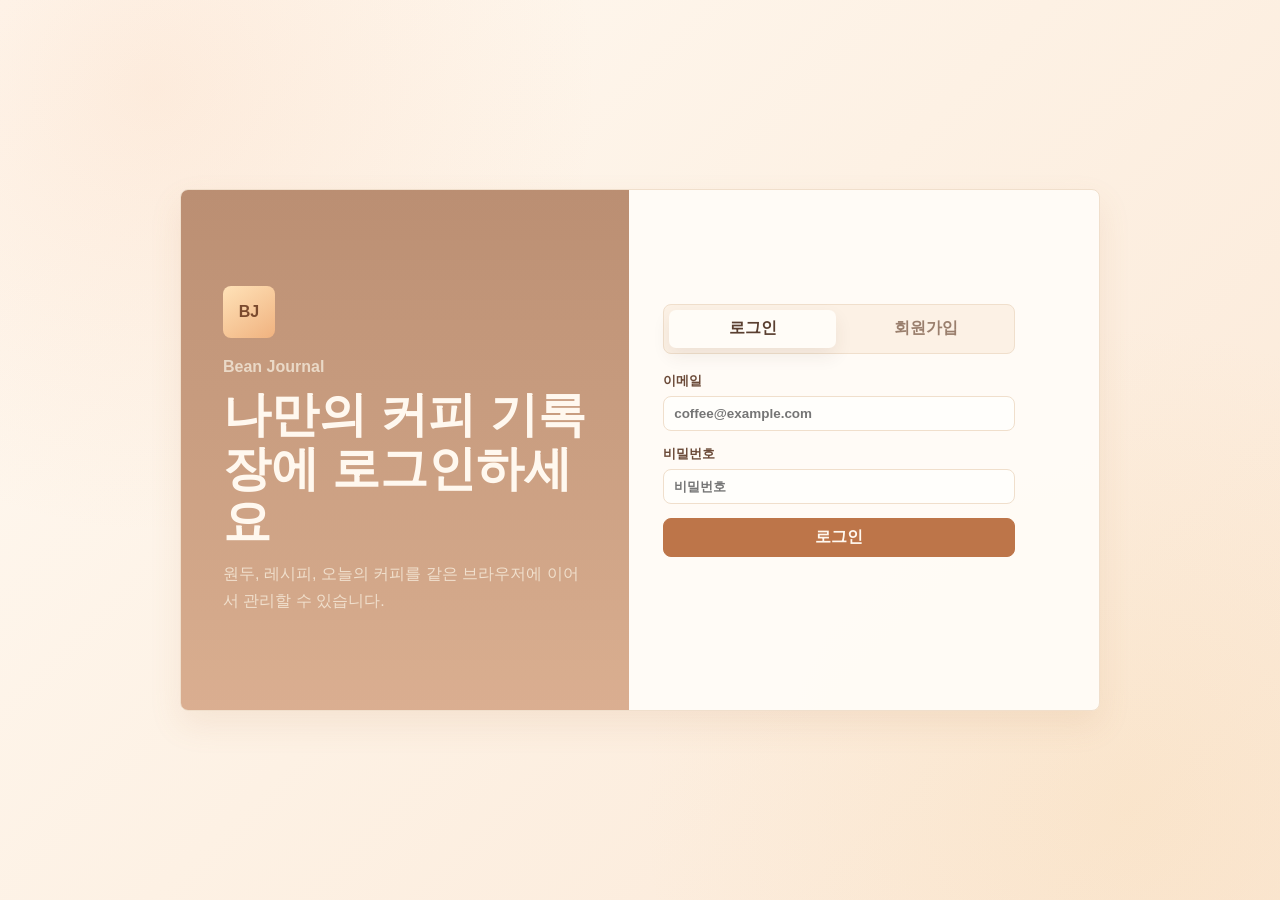
<file: index.html>
<!DOCTYPE html>
<html lang="ko">
<head>
  <meta charset="UTF-8" />
  <meta name="viewport" content="width=device-width, initial-scale=1.0" />
  <title>Bean Journal</title>
  <link rel="stylesheet" href="style.css" />
</head>
<body>
  <section class="auth-screen" aria-label="로그인 및 회원가입">
    <div class="auth-card">
      <div class="auth-copy">
        <div class="auth-mark">BJ</div>
        <p class="auth-kicker">Bean Journal</p>
        <h1>나만의 커피 기록장에 로그인하세요</h1>
        <p>원두, 레시피, 오늘의 커피를 같은 브라우저에 이어서 관리할 수 있습니다.</p>
      </div>

      <div class="auth-panel">
        <div class="auth-tabs" role="tablist" aria-label="인증 메뉴">
          <button class="auth-tab active" type="button" data-auth-tab="login">로그인</button>
          <button class="auth-tab" type="button" data-auth-tab="signup">회원가입</button>
        </div>

        <form id="loginForm" class="auth-form">
          <label>이메일
            <input name="email" type="email" autocomplete="email" required placeholder="coffee@example.com" />
          </label>
          <label>비밀번호
            <input name="password" type="password" autocomplete="current-password" required placeholder="비밀번호" />
          </label>
          <button class="button primary" type="submit">로그인</button>
        </form>

        <form id="signupForm" class="auth-form hidden">
          <label>이름
            <input name="name" autocomplete="name" required placeholder="이름" />
          </label>
          <label>이메일
            <input name="email" type="email" autocomplete="email" required placeholder="coffee@example.com" />
          </label>
          <label>비밀번호
            <input name="password" type="password" autocomplete="new-password" minlength="6" required placeholder="6자 이상" />
          </label>
          <label>비밀번호 확인
            <input name="confirmPassword" type="password" autocomplete="new-password" minlength="6" required placeholder="비밀번호 확인" />
          </label>
          <button class="button primary" type="submit">회원가입</button>
        </form>

        <p class="auth-message" id="authMessage" role="status" aria-live="polite"></p>
      </div>
    </div>
  </section>

  <div class="app">
    <aside>
      <div class="brand">
        <div class="brand-mark">BJ</div>
        <div>
          <strong>Bean Journal</strong>
          <span>원두, 레시피, 오늘의 커피</span>
        </div>
      </div>
      <nav aria-label="기록 유형">
        <button class="nav-button active" type="button" data-view="beans"><span>01</span><span>원두 정보</span></button>
        <button class="nav-button" type="button" data-view="recipes"><span>02</span><span>레시피</span></button>
        <button class="nav-button" type="button" data-view="tastings"><span>03</span><span>오늘의 커피</span></button>
      </nav>
      <div class="side-note">
        원두를 먼저 저장한 뒤 레시피와 오늘의 커피에서 연결하면, 나중에 어떤 조건이 좋은 컵을 만들었는지 훨씬 쉽게 비교할 수 있습니다.
      </div>
    </aside>

    <main>
      <div class="topbar">
        <div>
          <h1>커피 브루잉 노트</h1>
          <p class="subtitle">로스터리와 원산지부터 추출 단계, 향미와 피드백까지 한 곳에 정리하세요.</p>
        </div>
        <div class="actions">
          <span class="user-chip" id="currentUserName"></span>
          <div class="settings">
            <button class="icon-button" type="button" id="settingsButton" aria-label="설정" title="설정" aria-haspopup="true" aria-expanded="false">⚙</button>
            <div class="settings-menu hidden" id="settingsMenu" role="menu">
              <label class="settings-item switch-item">
                <span>다크 모드</span>
                <input type="checkbox" id="darkModeToggle" role="switch" />
                <span class="switch" aria-hidden="true"></span>
              </label>
              <div class="settings-divider"></div>
              <button class="settings-item" type="button" id="exportButton" role="menuitem">내보내기</button>
              <button class="settings-item" type="button" id="importButton" role="menuitem">가져오기</button>
              <input type="file" id="importFile" accept=".json,application/json" class="hidden" />
              <button class="settings-item" type="button" id="logoutButton" role="menuitem">로그아웃</button>
              <div class="settings-divider"></div>
              <button class="settings-item danger" type="button" id="clearButton" role="menuitem">전체 삭제</button>
            </div>
          </div>
        </div>
      </div>

      <section class="workspace">
        <section class="panel" id="formPanel">
          <div class="panel-header">
            <div>
              <h2 id="formTitle">원두 정보 추가</h2>
              <p id="formHelp">로스터리, 원산지, 품종, 가공방식, 로스팅 포인트를 저장합니다.</p>
            </div>
            <button class="icon-button" type="button" id="newButton" aria-label="새 기록" title="새 기록">+</button>
          </div>

          <form id="beanForm" data-form="beans">
            <fieldset>
              <legend>원두</legend>
              <label>로스터리
                <input name="roastery" required placeholder="예: Fritz Coffee" />
              </label>
              <label>원두명
                <input name="beanName" required placeholder="예: Ethiopia Guji" />
              </label>
              <label>원산지
                <input name="origin" placeholder="예: Ethiopia, Colombia" />
              </label>
              <label>품종
                <input name="variety" placeholder="예: Heirloom, Bourbon" />
              </label>
              <label>가공방식
                <select name="process">
                  <option value="">선택 안 함</option>
                  <option>Washed</option>
                  <option>Natural</option>
                  <option>Honey</option>
                  <option>Anaerobic</option>
                  <option>Blend</option>
                </select>
              </label>
              <label>로스팅 포인트
                <select name="roastPoint">
                  <option value="">선택 안 함</option>
                  <option>Light</option>
                  <option>Light-Medium</option>
                  <option>Medium</option>
                  <option>Medium-Dark</option>
                  <option>Dark</option>
                </select>
              </label>
              <label class="wide">메모
                <textarea name="notes" placeholder="향미 노트, 구매일, 가격, 디개싱 상태 등"></textarea>
              </label>
            </fieldset>
            <button class="button primary" type="submit">원두 저장</button>
          </form>

          <form id="recipeForm" data-form="recipes" class="hidden">
            <fieldset>
              <legend>추출 조건</legend>
              <label class="wide">연결 원두
                <select name="beanId" id="recipeBeanSelect"></select>
              </label>
              <label>드리퍼
                <input name="dripper" required placeholder="예: V60, Origami" />
              </label>
              <label>필터
                <input name="filter" placeholder="예: Cafec Abaca" />
              </label>
              <label>원두량 g
                <input name="coffeeDose" type="number" min="0" step="0.1" placeholder="15" />
              </label>
              <label>물량 g
                <input name="waterAmount" type="number" min="0" step="1" placeholder="240" />
              </label>
              <label class="recipe-ratio">비율
                <input name="ratio" id="ratioInput" placeholder="자동" readonly />
              </label>
              <label class="recipe-temp">물온도 C
                <input name="waterTemp" type="number" min="0" max="100" step="1" placeholder="92" />
              </label>
              <label class="wide recipe-grind">분쇄도
                <div class="grind-row">
                  <input name="grindMin" type="number" min="0" step="10" placeholder="000" aria-label="최소 μm" />
                  <span class="tilde">~</span>
                  <input name="grindMax" type="number" min="0" step="10" placeholder="000" aria-label="최대 μm" />
                  <span>μm</span>
                </div>
              </label>
              <div class="wide step-builder">
                <label>추출 단계</label>
                <div id="recipeSteps"></div>
                <div class="step-tools">
                  <button class="button" type="button" id="addStepButton">단계 추가</button>
                </div>
                <div class="step-preview" id="stepsPreview">시간과 물양을 입력하면 추출 단계가 자동으로 만들어집니다.</div>
                <textarea name="steps" id="stepsText" class="hidden"></textarea>
              </div>
            </fieldset>
            <button class="button primary" type="submit">레시피 저장</button>
          </form>

          <form id="tastingForm" data-form="tastings" class="hidden">
            <fieldset>
              <legend>맛과 피드백</legend>
              <label>연결 원두
                <select name="beanId" id="tastingBeanSelect"></select>
              </label>
              <label>연결 레시피
                <select name="recipeId" id="tastingRecipeSelect"></select>
              </label>
              <label>추출일
                <input name="date" type="date" />
              </label>
              <label>평점
                <div class="range-row">
                  <input name="score" type="range" min="1" max="10" value="7" id="scoreRange" />
                  <strong id="scoreValue">7</strong>
                </div>
              </label>
              <div class="wide cupnote-builder">
                <label for="cupNoteInput">컵노트</label>
                <svg class="cupnote-wheel" id="cupNoteWheel" viewBox="-110 -110 220 220" role="group" aria-label="컵노트 향미 휠"></svg>
                <div class="cupnote-input-row">
                  <label class="cupnote-current" id="cupNoteCurrent" title="색상 직접 선택">
                    <input type="color" id="cupNoteCustomColor" aria-label="색상 직접 선택" />
                  </label>
                  <input id="cupNoteInput" type="text" autocomplete="off" />
                  <button class="button" type="button" id="addCupNoteButton">추가</button>
                </div>
                <div class="cupnote-list" id="cupNoteList"></div>
              </div>
              <label class="wide">특징
                <textarea name="flavor" required placeholder="산미, 단맛, 바디, 후미, 향미를 자유롭게 기록"></textarea>
              </label>
              <label class="wide">피드백
                <textarea name="feedback" placeholder="다음 추출에서 바꿀 점: 분쇄도, 온도, 물줄기, 비율 등"></textarea>
              </label>
            </fieldset>
            <button class="button primary" type="submit">오늘의 커피 저장</button>
          </form>
        </section>

        <section class="list-panel">
          <div class="tabs" role="tablist" aria-label="목록 필터">
            <button class="tab active" type="button" data-tab="beans">원두</button>
            <button class="tab" type="button" data-tab="recipes">레시피</button>
            <button class="tab" type="button" data-tab="tastings">오늘의 커피</button>
          </div>
          <div class="list-tools">
            <input id="searchInput" type="search" placeholder="검색: 원두명, 로스터리, 메모, 특징, 컵노트" />
            <select id="sortSelect">
              <option value="newest">최신순</option>
              <option value="oldest">오래된순</option>
              <option value="score">평점 높은순</option>
              <option value="name">이름순</option>
            </select>
          </div>
          <div class="entry-list" id="entryList"></div>
        </section>
      </section>
    </main>
  </div>

  <script src="script.js"></script>
</body>
</html>
</file>
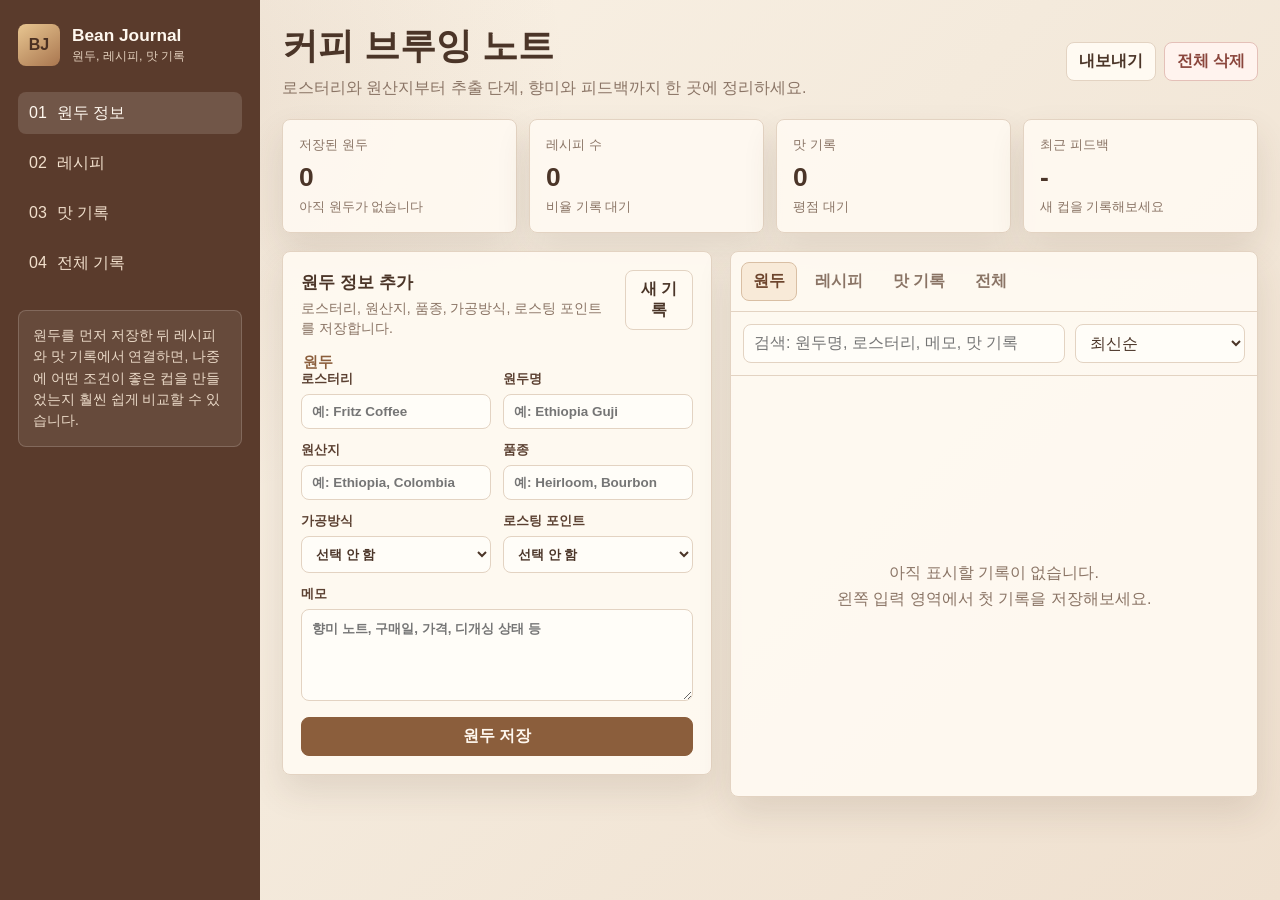
<file: index2.html>
<!DOCTYPE html>
<html lang="ko">
<head>
  <meta charset="UTF-8" />
  <meta name="viewport" content="width=device-width, initial-scale=1.0" />
  <title>Bean Journal - 커피 기록장</title>
  <style>
    :root {
      color-scheme: light;
      --ink: #4b3528;
      --muted: #8a7465;
      --line: #e3d3c2;
      --paper: #fffaf2;
      --wash: #f5ebdd;
      --navy: #5a3b2c;
      --teal: #8b5e3c;
      --green: #6d7b4b;
      --amber: #b8874a;
      --rose: #a96d60;
      --blue: #7d715f;
      --shadow: 0 16px 34px rgba(82, 56, 39, 0.12);
      font-family: "Segoe UI", "Noto Sans KR", Arial, sans-serif;
    }

    * {
      box-sizing: border-box;
    }

    body {
      margin: 0;
      min-height: 100vh;
      background:
        radial-gradient(circle at 12% 10%, rgba(139, 94, 60, 0.12), transparent 30%),
        linear-gradient(135deg, #fbf3e7 0%, #f4eadc 48%, #efe0cf 100%);
      color: var(--ink);
    }

    button,
    input,
    select,
    textarea {
      font: inherit;
    }

    button {
      cursor: pointer;
    }

    .app {
      display: grid;
      grid-template-columns: 260px 1fr;
      min-height: 100vh;
    }

    aside {
      position: sticky;
      top: 0;
      height: 100vh;
      padding: 24px 18px;
      background: var(--navy);
      color: #fff8ef;
    }

    .brand {
      display: flex;
      align-items: center;
      gap: 12px;
      margin-bottom: 26px;
    }

    .brand-mark {
      display: grid;
      place-items: center;
      width: 42px;
      height: 42px;
      border-radius: 8px;
      background: linear-gradient(145deg, #e8c691, #a9764f);
      color: #4a3022;
      font-weight: 900;
    }

    .brand strong {
      display: block;
      font-size: 1.08rem;
    }

    .brand span {
      display: block;
      margin-top: 2px;
      color: #e4d1be;
      font-size: 0.78rem;
    }

    nav {
      display: grid;
      gap: 8px;
    }

    .nav-button {
      display: grid;
      grid-template-columns: 28px 1fr;
      align-items: center;
      width: 100%;
      min-height: 42px;
      border: 0;
      border-radius: 8px;
      padding: 9px 11px;
      background: transparent;
      color: #f1dfcc;
      text-align: left;
    }

    .nav-button:hover,
    .nav-button.active {
      background: rgba(255, 248, 239, 0.14);
      color: #fff8ef;
    }

    .side-note {
      margin-top: 26px;
      padding: 14px;
      border: 1px solid rgba(255, 248, 239, 0.18);
      border-radius: 8px;
      background: rgba(255, 248, 239, 0.08);
      color: #ead9c7;
      font-size: 0.86rem;
      line-height: 1.55;
    }

    main {
      min-width: 0;
      padding: 22px;
    }

    .topbar {
      display: grid;
      grid-template-columns: 1fr auto;
      gap: 16px;
      align-items: center;
      margin-bottom: 18px;
    }

    h1,
    h2,
    h3,
    p {
      margin-top: 0;
    }

    h1 {
      margin-bottom: 5px;
      font-size: clamp(1.65rem, 3vw, 2.25rem);
      letter-spacing: 0;
    }

    .subtitle {
      margin-bottom: 0;
      color: var(--muted);
      line-height: 1.55;
    }

    .actions {
      display: flex;
      flex-wrap: wrap;
      justify-content: flex-end;
      gap: 8px;
    }

    .button {
      min-height: 38px;
      border: 1px solid var(--line);
      border-radius: 8px;
      padding: 8px 12px;
      background: var(--paper);
      color: var(--ink);
      font-weight: 700;
    }

    .button.primary {
      border-color: var(--teal);
      background: var(--teal);
      color: #fff8ef;
    }

    .button.danger {
      border-color: #e4c0b8;
      background: #fff3ee;
      color: #8a463c;
    }

    .dashboard {
      display: grid;
      grid-template-columns: repeat(4, minmax(0, 1fr));
      gap: 12px;
      margin-bottom: 18px;
    }

    .metric {
      min-height: 104px;
      padding: 16px;
      border: 1px solid var(--line);
      border-radius: 8px;
      background: rgba(255, 250, 242, 0.9);
      box-shadow: var(--shadow);
    }

    .metric span {
      display: block;
      color: var(--muted);
      font-size: 0.82rem;
    }

    .metric strong {
      display: block;
      margin-top: 8px;
      font-size: 1.65rem;
    }

    .metric small {
      display: block;
      margin-top: 5px;
      color: var(--muted);
      line-height: 1.35;
    }

    .workspace {
      display: grid;
      grid-template-columns: minmax(320px, 430px) 1fr;
      gap: 18px;
      align-items: start;
    }

    .panel,
    .list-panel {
      border: 1px solid var(--line);
      border-radius: 8px;
      background: rgba(255, 250, 242, 0.94);
      box-shadow: var(--shadow);
    }

    .panel {
      padding: 18px;
    }

    .panel-header {
      display: flex;
      align-items: flex-start;
      justify-content: space-between;
      gap: 12px;
      margin-bottom: 14px;
    }

    .panel-header h2 {
      margin-bottom: 4px;
      font-size: 1.08rem;
    }

    .panel-header p {
      margin-bottom: 0;
      color: var(--muted);
      font-size: 0.88rem;
      line-height: 1.45;
    }

    form {
      display: grid;
      gap: 16px;
    }

    fieldset {
      display: grid;
      grid-template-columns: repeat(2, minmax(0, 1fr));
      gap: 12px;
      margin: 0;
      padding: 0;
      border: 0;
    }

    legend {
      grid-column: 1 / -1;
      margin-bottom: -2px;
      color: var(--teal);
      font-weight: 800;
      font-size: 0.92rem;
    }

    label {
      display: grid;
      gap: 6px;
      color: #5b4031;
      font-size: 0.84rem;
      font-weight: 700;
    }

    input,
    select,
    textarea {
      width: 100%;
      border: 1px solid var(--line);
      border-radius: 8px;
      padding: 9px 10px;
      background: #fffdf8;
      color: var(--ink);
      outline: none;
    }

    textarea {
      min-height: 92px;
      resize: vertical;
      line-height: 1.5;
    }

    input:focus,
    select:focus,
    textarea:focus {
      border-color: var(--teal);
      box-shadow: 0 0 0 3px rgba(139, 94, 60, 0.14);
    }

    .wide {
      grid-column: 1 / -1;
    }

    .range-row {
      display: grid;
      grid-template-columns: 1fr 44px;
      gap: 10px;
      align-items: center;
    }

    .grind-row {
      display: grid;
      grid-template-columns: 1fr 24px 1fr auto;
      gap: 8px;
      align-items: center;
    }

    .grind-row span {
      color: var(--muted);
      font-weight: 800;
    }

    .grind-row .tilde {
      text-align: center;
    }

    input[type="range"] {
      padding: 0;
      accent-color: var(--teal);
    }

    .step-builder {
      display: grid;
      gap: 10px;
    }

    .step-row {
      display: grid;
      grid-template-columns: 96px 96px 1fr 38px;
      gap: 8px;
      align-items: center;
    }

    .step-row input {
      min-width: 0;
    }

    .step-preview {
      min-height: 48px;
      border: 1px dashed #d9bfa4;
      border-radius: 8px;
      padding: 10px;
      background: #fff7ec;
      color: var(--muted);
      font-size: 0.86rem;
      line-height: 1.55;
      white-space: pre-line;
    }

    .step-tools {
      display: flex;
      flex-wrap: wrap;
      gap: 8px;
    }

    .tabs {
      display: flex;
      gap: 6px;
      padding: 10px;
      border-bottom: 1px solid var(--line);
    }

    .tab {
      border: 1px solid transparent;
      border-radius: 8px;
      padding: 8px 11px;
      background: transparent;
      color: var(--muted);
      font-weight: 800;
    }

    .tab.active {
      border-color: #d9bfa4;
      background: #f8ead8;
      color: #6c442c;
    }

    .list-tools {
      display: grid;
      grid-template-columns: 1fr 170px;
      gap: 10px;
      padding: 12px;
      border-bottom: 1px solid var(--line);
    }

    .entry-list {
      display: grid;
      gap: 10px;
      padding: 12px;
      max-height: calc(100vh - 302px);
      min-height: 420px;
      overflow: auto;
    }

    .entry {
      display: grid;
      gap: 10px;
      border: 1px solid var(--line);
      border-radius: 8px;
      padding: 13px;
      background: #fffaf2;
    }

    .entry-top {
      display: flex;
      align-items: flex-start;
      justify-content: space-between;
      gap: 12px;
    }

    .entry h3 {
      margin-bottom: 4px;
      font-size: 1rem;
    }

    .entry p {
      margin-bottom: 0;
      color: var(--muted);
      font-size: 0.88rem;
      line-height: 1.5;
    }

    .steps-output {
      white-space: pre-line;
    }

    .tags {
      display: flex;
      flex-wrap: wrap;
      gap: 6px;
    }

    .tag {
      border-radius: 999px;
      padding: 4px 8px;
      background: #f4eadc;
      color: #6a4d3b;
      font-size: 0.75rem;
      font-weight: 800;
    }

    .tag.green {
      background: #eef2e4;
      color: #5f6e3f;
    }

    .tag.amber {
      background: #fff1dc;
      color: #8d5d22;
    }

    .tag.rose {
      background: #fff0eb;
      color: #955448;
    }

    .entry-actions {
      display: flex;
      flex-wrap: wrap;
      justify-content: flex-end;
      gap: 6px;
    }

    .mini-button {
      min-width: 34px;
      min-height: 32px;
      border: 1px solid var(--line);
      border-radius: 8px;
      background: var(--paper);
      color: #5a3b2c;
      font-weight: 800;
    }

    .empty {
      display: grid;
      place-items: center;
      min-height: 280px;
      padding: 26px;
      color: var(--muted);
      text-align: center;
      line-height: 1.6;
    }

    .hidden {
      display: none !important;
    }

    @media (max-width: 1120px) {
      .app {
        grid-template-columns: 1fr;
      }

      aside {
        position: static;
        height: auto;
      }

      nav {
        grid-template-columns: repeat(4, minmax(0, 1fr));
      }

      .side-note {
        display: none;
      }

      .workspace {
        grid-template-columns: 1fr;
      }

      .entry-list {
        max-height: none;
      }
    }

    @media (max-width: 760px) {
      main {
        padding: 16px;
      }

      .topbar,
      .dashboard,
      .list-tools,
      fieldset,
      .grind-row,
      .step-row {
        grid-template-columns: 1fr;
      }

      nav {
        grid-template-columns: repeat(2, minmax(0, 1fr));
      }

      .actions {
        justify-content: stretch;
      }

      .button,
      .nav-button {
        width: 100%;
      }
    }
  </style>
</head>
<body>
  <div class="app">
    <aside>
      <div class="brand">
        <div class="brand-mark">BJ</div>
        <div>
          <strong>Bean Journal</strong>
          <span>원두, 레시피, 맛 기록</span>
        </div>
      </div>
      <nav aria-label="기록 유형">
        <button class="nav-button active" type="button" data-view="beans"><span>01</span><span>원두 정보</span></button>
        <button class="nav-button" type="button" data-view="recipes"><span>02</span><span>레시피</span></button>
        <button class="nav-button" type="button" data-view="tastings"><span>03</span><span>맛 기록</span></button>
        <button class="nav-button" type="button" data-view="all"><span>04</span><span>전체 기록</span></button>
      </nav>
      <div class="side-note">
        원두를 먼저 저장한 뒤 레시피와 맛 기록에서 연결하면, 나중에 어떤 조건이 좋은 컵을 만들었는지 훨씬 쉽게 비교할 수 있습니다.
      </div>
    </aside>

    <main>
      <div class="topbar">
        <div>
          <h1>커피 브루잉 노트</h1>
          <p class="subtitle">로스터리와 원산지부터 추출 단계, 향미와 피드백까지 한 곳에 정리하세요.</p>
        </div>
        <div class="actions">
          <button class="button" type="button" id="exportButton">내보내기</button>
          <button class="button danger" type="button" id="clearButton">전체 삭제</button>
        </div>
      </div>

      <section class="dashboard" aria-label="요약">
        <div class="metric">
          <span>저장된 원두</span>
          <strong id="beanCount">0</strong>
          <small id="latestBean">아직 원두가 없습니다</small>
        </div>
        <div class="metric">
          <span>레시피 수</span>
          <strong id="recipeCount">0</strong>
          <small id="favoriteRatio">비율 기록 대기</small>
        </div>
        <div class="metric">
          <span>맛 기록</span>
          <strong id="tastingCount">0</strong>
          <small id="avgScore">평점 대기</small>
        </div>
        <div class="metric">
          <span>최근 피드백</span>
          <strong id="latestScore">-</strong>
          <small id="latestFeedback">새 컵을 기록해보세요</small>
        </div>
      </section>

      <section class="workspace">
        <section class="panel" id="formPanel">
          <div class="panel-header">
            <div>
              <h2 id="formTitle">원두 정보 추가</h2>
              <p id="formHelp">로스터리, 원산지, 품종, 가공방식, 로스팅 포인트를 저장합니다.</p>
            </div>
            <button class="button" type="button" id="newButton">새 기록</button>
          </div>

          <form id="beanForm" data-form="beans">
            <fieldset>
              <legend>원두</legend>
              <label>로스터리
                <input name="roastery" required placeholder="예: Fritz Coffee" />
              </label>
              <label>원두명
                <input name="beanName" required placeholder="예: Ethiopia Guji" />
              </label>
              <label>원산지
                <input name="origin" placeholder="예: Ethiopia, Colombia" />
              </label>
              <label>품종
                <input name="variety" placeholder="예: Heirloom, Bourbon" />
              </label>
              <label>가공방식
                <select name="process">
                  <option value="">선택 안 함</option>
                  <option>Washed</option>
                  <option>Natural</option>
                  <option>Honey</option>
                  <option>Anaerobic</option>
                  <option>Carbonic Maceration</option>
                  <option>Blend</option>
                </select>
              </label>
              <label>로스팅 포인트
                <select name="roastPoint">
                  <option value="">선택 안 함</option>
                  <option>Light</option>
                  <option>Light-Medium</option>
                  <option>Medium</option>
                  <option>Medium-Dark</option>
                  <option>Dark</option>
                </select>
              </label>
              <label class="wide">메모
                <textarea name="notes" placeholder="향미 노트, 구매일, 가격, 디개싱 상태 등"></textarea>
              </label>
            </fieldset>
            <button class="button primary" type="submit">원두 저장</button>
          </form>

          <form id="recipeForm" data-form="recipes" class="hidden">
            <fieldset>
              <legend>추출 조건</legend>
              <label class="wide">연결 원두
                <select name="beanId" id="recipeBeanSelect"></select>
              </label>
              <label>드리퍼
                <input name="dripper" required placeholder="예: V60, Origami" />
              </label>
              <label>필터
                <input name="filter" placeholder="예: Cafec Abaca" />
              </label>
              <label>원두량 g
                <input name="coffeeDose" type="number" min="0" step="0.1" placeholder="15" />
              </label>
              <label>물량 g
                <input name="waterAmount" type="number" min="0" step="1" placeholder="240" />
              </label>
              <label>비율
                <input name="ratio" id="ratioInput" placeholder="원두량과 물량 입력 시 자동 계산" readonly />
              </label>
              <label>분쇄도
                <div class="grind-row">
                  <input name="grindMin" type="number" min="0" step="10" placeholder="000" aria-label="최소 마이크론" />
                  <span class="tilde">~</span>
                  <input name="grindMax" type="number" min="0" step="10" placeholder="000" aria-label="최대 마이크론" />
                  <span>마이크론</span>
                </div>
              </label>
              <label>물온도 C
                <input name="waterTemp" type="number" min="0" max="100" step="1" placeholder="92" />
              </label>
              <div class="wide step-builder">
                <label>추출 단계</label>
                <div id="recipeSteps"></div>
                <div class="step-tools">
                  <button class="button" type="button" id="addStepButton">단계 추가</button>
                </div>
                <div class="step-preview" id="stepsPreview">시간과 물양을 입력하면 추출 단계가 자동으로 만들어집니다.</div>
                <textarea name="steps" id="stepsText" class="hidden"></textarea>
              </div>
            </fieldset>
            <button class="button primary" type="submit">레시피 저장</button>
          </form>

          <form id="tastingForm" data-form="tastings" class="hidden">
            <fieldset>
              <legend>맛과 피드백</legend>
              <label>연결 원두
                <select name="beanId" id="tastingBeanSelect"></select>
              </label>
              <label>연결 레시피
                <select name="recipeId" id="tastingRecipeSelect"></select>
              </label>
              <label>추출일
                <input name="date" type="date" />
              </label>
              <label>평점
                <div class="range-row">
                  <input name="score" type="range" min="1" max="10" value="7" id="scoreRange" />
                  <strong id="scoreValue">7</strong>
                </div>
              </label>
              <label class="wide">맛 기록
                <textarea name="flavor" required placeholder="산미, 단맛, 바디, 후미, 향미를 자유롭게 기록"></textarea>
              </label>
              <label class="wide">피드백
                <textarea name="feedback" placeholder="다음 추출에서 바꿀 점: 분쇄도, 온도, 물줄기, 비율 등"></textarea>
              </label>
            </fieldset>
            <button class="button primary" type="submit">맛 기록 저장</button>
          </form>
        </section>

        <section class="list-panel">
          <div class="tabs" role="tablist" aria-label="목록 필터">
            <button class="tab active" type="button" data-tab="beans">원두</button>
            <button class="tab" type="button" data-tab="recipes">레시피</button>
            <button class="tab" type="button" data-tab="tastings">맛 기록</button>
            <button class="tab" type="button" data-tab="all">전체</button>
          </div>
          <div class="list-tools">
            <input id="searchInput" type="search" placeholder="검색: 원두명, 로스터리, 메모, 맛 기록" />
            <select id="sortSelect">
              <option value="newest">최신순</option>
              <option value="oldest">오래된순</option>
              <option value="score">평점 높은순</option>
              <option value="name">이름순</option>
            </select>
          </div>
          <div class="entry-list" id="entryList"></div>
        </section>
      </section>
    </main>
  </div>

  <script>
    const STORAGE_KEY = "bean-journal-v1";

    const initialData = {
      beans: [],
      recipes: [],
      tastings: []
    };

    let state = loadState();
    let activeView = "beans";
    let editing = { type: null, id: null };

    const forms = {
      beans: document.getElementById("beanForm"),
      recipes: document.getElementById("recipeForm"),
      tastings: document.getElementById("tastingForm")
    };

    const recipeSteps = document.getElementById("recipeSteps");
    const stepsText = document.getElementById("stepsText");
    const stepsPreview = document.getElementById("stepsPreview");

    const formText = {
      beans: {
        title: "원두 정보 추가",
        help: "로스터리, 원산지, 품종, 가공방식, 로스팅 포인트를 저장합니다."
      },
      recipes: {
        title: "레시피 추가",
        help: "드리퍼, 필터, 비율, 분쇄도, 물온도와 추출 단계를 기록합니다."
      },
      tastings: {
        title: "맛 기록 추가",
        help: "추출 결과의 맛, 평점, 다음에 바꿀 피드백을 남깁니다."
      },
      all: {
        title: "전체 기록 보기",
        help: "왼쪽 메뉴에서 기록 유형을 선택해 새 항목을 추가할 수 있습니다."
      }
    };

    function loadState() {
      try {
        const saved = JSON.parse(localStorage.getItem(STORAGE_KEY));
        return saved ? { ...initialData, ...saved } : structuredClone(initialData);
      } catch {
        return structuredClone(initialData);
      }
    }

    function saveState() {
      localStorage.setItem(STORAGE_KEY, JSON.stringify(state));
    }

    function uid() {
      return `${Date.now()}-${Math.random().toString(16).slice(2)}`;
    }

    function getBean(id) {
      return state.beans.find((bean) => bean.id === id);
    }

    function getRecipe(id) {
      return state.recipes.find((recipe) => recipe.id === id);
    }

    function getBeanLabel(id) {
      const bean = getBean(id);
      return bean ? `${bean.roastery} · ${bean.beanName}` : "연결 원두 없음";
    }

    function setActiveView(view) {
      activeView = view;
      document.querySelectorAll(".nav-button").forEach((button) => {
        button.classList.toggle("active", button.dataset.view === view);
      });
      document.querySelectorAll(".tab").forEach((button) => {
        button.classList.toggle("active", button.dataset.tab === view);
      });

      const formView = view === "all" ? "beans" : view;
      Object.entries(forms).forEach(([type, form]) => {
        form.classList.toggle("hidden", type !== formView || view === "all");
      });

      document.getElementById("formTitle").textContent = formText[view].title;
      document.getElementById("formHelp").textContent = formText[view].help;
      document.getElementById("newButton").classList.toggle("hidden", view === "all");
      editing = { type: null, id: null };
      resetForms();
      render();
    }

    function resetForms() {
      Object.values(forms).forEach((form) => form.reset());
      document.getElementById("scoreRange").value = 7;
      document.getElementById("scoreValue").textContent = "7";
      forms.tastings.elements.date.valueAsDate = new Date();
      setRecipeSteps([{ time: "0:00", water: "", note: "뜸" }]);
      editing = { type: null, id: null };
      updateSelects();
      updateSubmitLabels();
    }

    function createStepRow(step = {}) {
      const row = document.createElement("div");
      row.className = "step-row";
      row.innerHTML = `
        <input type="text" inputmode="numeric" data-step-time placeholder="시간 0:30" value="${escapeHtml(step.time || "")}" aria-label="단계 시간" />
        <input type="number" min="0" step="1" data-step-water placeholder="물양 g" value="${escapeHtml(step.water || "")}" aria-label="단계 물양" />
        <input type="text" data-step-note placeholder="메모 선택: 뜸, 1차 푸어" value="${escapeHtml(step.note || "")}" aria-label="단계 메모" />
        <button class="mini-button" type="button" data-action="remove-step" title="단계 삭제">삭제</button>
      `;
      recipeSteps.appendChild(row);
      updateStepsPreview();
    }

    function setRecipeSteps(steps = []) {
      recipeSteps.innerHTML = "";
      const normalized = steps.length ? steps : [{ time: "0:00", water: "", note: "뜸" }];
      normalized.forEach(createStepRow);
      updateStepsPreview();
    }

    function collectRecipeSteps() {
      return [...recipeSteps.querySelectorAll(".step-row")]
        .map((row) => ({
          time: row.querySelector("[data-step-time]").value.trim(),
          water: row.querySelector("[data-step-water]").value.trim(),
          note: row.querySelector("[data-step-note]").value.trim()
        }))
        .filter((step) => step.time || step.water || step.note);
    }

    function stepToText(step, index) {
      const time = step.time || `단계 ${index + 1}`;
      const water = step.water ? `${step.water}g` : "물양 미입력";
      const note = step.note ? ` ${step.note}` : "";
      return `${time} ${water}${note}`;
    }

    function stepsToText(steps) {
      return steps.map(stepToText).join("\n");
    }

    function updateStepsPreview() {
      const steps = collectRecipeSteps();
      const text = stepsToText(steps);
      stepsText.value = text;
      stepsPreview.textContent = text || "시간과 물양을 입력하면 추출 단계가 자동으로 만들어집니다.";
    }

    function parseStepsText(text = "") {
      return text.split(/\n+/)
        .map((line) => line.trim())
        .filter(Boolean)
        .map((line) => {
          const timeMatch = line.match(/^(\d{1,2}:\d{2}|\d{1,2})/);
          const waterMatch = line.match(/(\d+(?:\.\d+)?)\s*g/i);
          const time = timeMatch ? timeMatch[1] : "";
          const water = waterMatch ? waterMatch[1] : "";
          const note = line
            .replace(timeMatch?.[0] || "", "")
            .replace(waterMatch?.[0] || "", "")
            .trim();
          return { time, water, note };
        });
    }

    function updateSubmitLabels() {
      forms.beans.querySelector("[type='submit']").textContent = editing.type === "beans" ? "원두 수정" : "원두 저장";
      forms.recipes.querySelector("[type='submit']").textContent = editing.type === "recipes" ? "레시피 수정" : "레시피 저장";
      forms.tastings.querySelector("[type='submit']").textContent = editing.type === "tastings" ? "맛 기록 수정" : "맛 기록 저장";
    }

    function updateSelects() {
      const beanOptions = state.beans.map((bean) => `<option value="${bean.id}">${escapeHtml(bean.roastery)} · ${escapeHtml(bean.beanName)}</option>`).join("");
      const emptyBean = `<option value="">원두 선택</option>`;
      document.getElementById("recipeBeanSelect").innerHTML = emptyBean + beanOptions;
      document.getElementById("tastingBeanSelect").innerHTML = emptyBean + beanOptions;

      const recipeOptions = state.recipes.map((recipe) => {
        const bean = getBeanLabel(recipe.beanId);
        return `<option value="${recipe.id}">${escapeHtml(recipe.dripper)} · ${escapeHtml(bean)}</option>`;
      }).join("");
      document.getElementById("tastingRecipeSelect").innerHTML = `<option value="">레시피 선택</option>` + recipeOptions;
    }

    function formToObject(form) {
      const data = Object.fromEntries(new FormData(form).entries());
      Object.keys(data).forEach((key) => {
        if (typeof data[key] === "string") data[key] = data[key].trim();
      });
      return data;
    }

    function calculateRatio(coffeeDose, waterAmount) {
      const coffee = Number(coffeeDose);
      const water = Number(waterAmount);
      if (!coffee || !water || coffee <= 0 || water <= 0) return "";
      const ratio = water / coffee;
      return `1:${Number.isInteger(ratio) ? ratio : ratio.toFixed(1)}`;
    }

    function formatGrindSize(grindMin, grindMax) {
      if (grindMin && grindMax) return `${grindMin}~${grindMax} 마이크론`;
      if (grindMin) return `${grindMin} 마이크론 이상`;
      if (grindMax) return `${grindMax} 마이크론 이하`;
      return "";
    }

    function parseGrindSize(grindSize = "") {
      const values = String(grindSize).match(/\d+/g) || [];
      return {
        grindMin: values[0] || "",
        grindMax: values[1] || values[0] || ""
      };
    }

    function updateRecipeDerivedFields() {
      const form = forms.recipes;
      form.elements.ratio.value = calculateRatio(form.elements.coffeeDose.value, form.elements.waterAmount.value);
    }

    function upsert(type, payload) {
      if (editing.type === type && editing.id) {
        state[type] = state[type].map((item) => item.id === editing.id ? { ...item, ...payload, updatedAt: new Date().toISOString() } : item);
      } else {
        state[type].unshift({ id: uid(), ...payload, createdAt: new Date().toISOString(), updatedAt: new Date().toISOString() });
      }
      saveState();
      resetForms();
      render();
    }

    function handleBeanSubmit(event) {
      event.preventDefault();
      upsert("beans", formToObject(event.currentTarget));
    }

    function handleRecipeSubmit(event) {
      event.preventDefault();
      updateRecipeDerivedFields();
      updateStepsPreview();
      const recipeStepList = collectRecipeSteps();
      const hasUsableStep = recipeStepList.some((step) => step.time && step.water);
      if (!hasUsableStep) {
        alert("추출 단계에 시간과 물양을 최소 1개 이상 입력해주세요.");
        return;
      }
      const payload = formToObject(event.currentTarget);
      payload.recipeSteps = recipeStepList;
      payload.steps = stepsToText(recipeStepList);
      payload.ratio = calculateRatio(payload.coffeeDose, payload.waterAmount);
      payload.grindSize = formatGrindSize(payload.grindMin, payload.grindMax);
      payload.brewTime = "";
      upsert("recipes", payload);
    }

    function handleTastingSubmit(event) {
      event.preventDefault();
      upsert("tastings", formToObject(event.currentTarget));
    }

    function editItem(type, id) {
      const item = state[type].find((entry) => entry.id === id);
      if (!item) return;
      setActiveView(type);
      editing = { type, id };
      updateSubmitLabels();
      const form = forms[type];
      Object.entries(item).forEach(([key, value]) => {
        if (form.elements[key]) form.elements[key].value = value;
      });
      if (type === "recipes") {
        if ((!form.elements.grindMin.value && !form.elements.grindMax.value) && item.grindSize) {
          const parsedGrind = parseGrindSize(item.grindSize);
          form.elements.grindMin.value = parsedGrind.grindMin;
          form.elements.grindMax.value = parsedGrind.grindMax;
        }
        updateRecipeDerivedFields();
        setRecipeSteps(item.recipeSteps || parseStepsText(item.steps));
      }
      if (type === "tastings") {
        document.getElementById("scoreValue").textContent = form.elements.score.value;
      }
      window.scrollTo({ top: 0, behavior: "smooth" });
    }

    function deleteItem(type, id) {
      const label = type === "beans" ? "원두" : type === "recipes" ? "레시피" : "맛 기록";
      if (!confirm(`${label} 기록을 삭제할까요?`)) return;
      state[type] = state[type].filter((item) => item.id !== id);
      if (type === "beans") {
        state.recipes = state.recipes.map((recipe) => recipe.beanId === id ? { ...recipe, beanId: "" } : recipe);
        state.tastings = state.tastings.map((tasting) => tasting.beanId === id ? { ...tasting, beanId: "" } : tasting);
      }
      if (type === "recipes") {
        state.tastings = state.tastings.map((tasting) => tasting.recipeId === id ? { ...tasting, recipeId: "" } : tasting);
      }
      saveState();
      resetForms();
      render();
    }

    function duplicateRecipe(id) {
      const recipe = getRecipe(id);
      if (!recipe) return;
      const copy = {
        ...recipe,
        id: uid(),
        dripper: `${recipe.dripper} 복사본`,
        createdAt: new Date().toISOString(),
        updatedAt: new Date().toISOString()
      };
      state.recipes.unshift(copy);
      saveState();
      render();
    }

    function escapeHtml(value) {
      return String(value ?? "").replace(/[&<>"']/g, (char) => ({
        "&": "&amp;",
        "<": "&lt;",
        ">": "&gt;",
        '"': "&quot;",
        "'": "&#039;"
      })[char]);
    }

    function visibleItems() {
      const search = document.getElementById("searchInput").value.trim().toLowerCase();
      const sort = document.getElementById("sortSelect").value;
      const types = activeView === "all" ? ["beans", "recipes", "tastings"] : [activeView];
      let items = types.flatMap((type) => state[type].map((item) => ({ ...item, type })));

      if (search) {
        items = items.filter((item) => JSON.stringify(item).toLowerCase().includes(search) || getBeanLabel(item.beanId).toLowerCase().includes(search));
      }

      items.sort((a, b) => {
        if (sort === "oldest") return new Date(a.createdAt) - new Date(b.createdAt);
        if (sort === "name") return itemTitle(a).localeCompare(itemTitle(b), "ko");
        if (sort === "score") return Number(b.score || 0) - Number(a.score || 0);
        return new Date(b.createdAt) - new Date(a.createdAt);
      });

      return items;
    }

    function itemTitle(item) {
      if (item.type === "beans") return `${item.roastery} ${item.beanName}`;
      if (item.type === "recipes") return `${item.dripper} ${getBeanLabel(item.beanId)}`;
      return `${getBeanLabel(item.beanId)} ${item.date || ""}`;
    }

    function renderEntry(item) {
      if (item.type === "beans") {
        return `
          <article class="entry">
            <div class="entry-top">
              <div>
                <h3>${escapeHtml(item.beanName || "이름 없는 원두")}</h3>
                <p>${escapeHtml(item.roastery || "로스터리 미입력")} · ${escapeHtml(item.origin || "원산지 미입력")}</p>
              </div>
              <div class="entry-actions">
                <button class="mini-button" type="button" title="수정" data-action="edit" data-type="beans" data-id="${item.id}">수정</button>
                <button class="mini-button" type="button" title="삭제" data-action="delete" data-type="beans" data-id="${item.id}">삭제</button>
              </div>
            </div>
            <div class="tags">
              ${item.variety ? `<span class="tag">${escapeHtml(item.variety)}</span>` : ""}
              ${item.process ? `<span class="tag green">${escapeHtml(item.process)}</span>` : ""}
              ${item.roastPoint ? `<span class="tag amber">${escapeHtml(item.roastPoint)}</span>` : ""}
            </div>
            ${item.notes ? `<p>${escapeHtml(item.notes)}</p>` : ""}
          </article>
        `;
      }

      if (item.type === "recipes") {
        return `
          <article class="entry">
            <div class="entry-top">
              <div>
                <h3>${escapeHtml(item.dripper || "드리퍼 미입력")} · ${escapeHtml(item.ratio || "비율 미입력")}</h3>
                <p>${escapeHtml(getBeanLabel(item.beanId))}</p>
              </div>
              <div class="entry-actions">
                <button class="mini-button" type="button" title="복사" data-action="duplicate" data-type="recipes" data-id="${item.id}">복사</button>
                <button class="mini-button" type="button" title="수정" data-action="edit" data-type="recipes" data-id="${item.id}">수정</button>
                <button class="mini-button" type="button" title="삭제" data-action="delete" data-type="recipes" data-id="${item.id}">삭제</button>
              </div>
            </div>
            <div class="tags">
              ${item.filter ? `<span class="tag">${escapeHtml(item.filter)}</span>` : ""}
              ${item.coffeeDose ? `<span class="tag green">${escapeHtml(item.coffeeDose)}g 원두</span>` : ""}
              ${item.waterAmount ? `<span class="tag green">${escapeHtml(item.waterAmount)}g 물</span>` : ""}
              ${item.waterTemp ? `<span class="tag amber">${escapeHtml(item.waterTemp)}C</span>` : ""}
            </div>
            <p>${escapeHtml(item.grindSize || "분쇄도 미입력")}</p>
            <p class="steps-output">${escapeHtml(item.steps || "")}</p>
          </article>
        `;
      }

      const recipe = getRecipe(item.recipeId);
      return `
        <article class="entry">
          <div class="entry-top">
            <div>
              <h3>${escapeHtml(getBeanLabel(item.beanId))}</h3>
              <p>${escapeHtml(item.date || "날짜 미입력")} · ${recipe ? escapeHtml(recipe.dripper) : "연결 레시피 없음"}</p>
            </div>
            <div class="entry-actions">
              <button class="mini-button" type="button" title="수정" data-action="edit" data-type="tastings" data-id="${item.id}">수정</button>
              <button class="mini-button" type="button" title="삭제" data-action="delete" data-type="tastings" data-id="${item.id}">삭제</button>
            </div>
          </div>
          <div class="tags">
            <span class="tag rose">평점 ${escapeHtml(item.score || "-")}/10</span>
          </div>
          <p>${escapeHtml(item.flavor || "")}</p>
          ${item.feedback ? `<p>${escapeHtml(item.feedback)}</p>` : ""}
        </article>
      `;
    }

    function renderList() {
      const list = document.getElementById("entryList");
      const items = visibleItems();
      if (!items.length) {
        list.innerHTML = `<div class="empty">아직 표시할 기록이 없습니다.<br />왼쪽 입력 영역에서 첫 기록을 저장해보세요.</div>`;
        return;
      }
      list.innerHTML = items.map(renderEntry).join("");
    }

    function renderStats() {
      document.getElementById("beanCount").textContent = state.beans.length;
      document.getElementById("recipeCount").textContent = state.recipes.length;
      document.getElementById("tastingCount").textContent = state.tastings.length;

      const latestBean = state.beans[0];
      document.getElementById("latestBean").textContent = latestBean ? `${latestBean.roastery} · ${latestBean.beanName}` : "아직 원두가 없습니다";

      const latestRecipe = state.recipes[0];
      document.getElementById("favoriteRatio").textContent = latestRecipe ? `${latestRecipe.ratio || "비율 미입력"} · ${latestRecipe.dripper}` : "비율 기록 대기";

      const scores = state.tastings.map((item) => Number(item.score)).filter(Number.isFinite);
      const average = scores.length ? (scores.reduce((sum, score) => sum + score, 0) / scores.length).toFixed(1) : null;
      document.getElementById("avgScore").textContent = average ? `평균 ${average}/10` : "평점 대기";

      const latestTasting = state.tastings[0];
      document.getElementById("latestScore").textContent = latestTasting ? `${latestTasting.score}/10` : "-";
      document.getElementById("latestFeedback").textContent = latestTasting?.feedback || "새 컵을 기록해보세요";
    }

    function render() {
      updateSelects();
      renderStats();
      renderList();
    }

    function exportData() {
      const blob = new Blob([JSON.stringify(state, null, 2)], { type: "application/json" });
      const url = URL.createObjectURL(blob);
      const link = document.createElement("a");
      link.href = url;
      link.download = `bean-journal-${new Date().toISOString().slice(0, 10)}.json`;
      link.click();
      URL.revokeObjectURL(url);
    }

    function clearAll() {
      if (!confirm("저장된 모든 원두, 레시피, 맛 기록을 삭제할까요?")) return;
      state = structuredClone(initialData);
      saveState();
      resetForms();
      render();
    }

    document.querySelectorAll(".nav-button").forEach((button) => {
      button.addEventListener("click", () => setActiveView(button.dataset.view));
    });

    document.querySelectorAll(".tab").forEach((button) => {
      button.addEventListener("click", () => setActiveView(button.dataset.tab));
    });

    forms.beans.addEventListener("submit", handleBeanSubmit);
    forms.recipes.addEventListener("submit", handleRecipeSubmit);
    forms.tastings.addEventListener("submit", handleTastingSubmit);

    forms.recipes.elements.coffeeDose.addEventListener("input", updateRecipeDerivedFields);
    forms.recipes.elements.waterAmount.addEventListener("input", updateRecipeDerivedFields);

    document.getElementById("scoreRange").addEventListener("input", (event) => {
      document.getElementById("scoreValue").textContent = event.target.value;
    });

    document.getElementById("addStepButton").addEventListener("click", () => {
      createStepRow();
    });

    recipeSteps.addEventListener("input", updateStepsPreview);

    recipeSteps.addEventListener("click", (event) => {
      const button = event.target.closest("[data-action='remove-step']");
      if (!button) return;
      button.closest(".step-row").remove();
      if (!recipeSteps.querySelector(".step-row")) createStepRow();
      updateStepsPreview();
    });

    document.getElementById("newButton").addEventListener("click", resetForms);
    document.getElementById("exportButton").addEventListener("click", exportData);
    document.getElementById("clearButton").addEventListener("click", clearAll);
    document.getElementById("searchInput").addEventListener("input", renderList);
    document.getElementById("sortSelect").addEventListener("change", renderList);

    document.getElementById("entryList").addEventListener("click", (event) => {
      const button = event.target.closest("button[data-action]");
      if (!button) return;
      const { action, type, id } = button.dataset;
      if (action === "edit") editItem(type, id);
      if (action === "delete") deleteItem(type, id);
      if (action === "duplicate") duplicateRecipe(id);
    });

    resetForms();
    render();
  </script>
</body>
</html>
</file>
<file: style.css>
:root {
      color-scheme: light;
      --ink: #5a3f30;
      --muted: #9a7f6d;
      --line: #f0dfcc;
      --paper: #fffcf7;
      --wash: #fcf1e5;
      --navy: #a86f4c;
      --teal: #bd7549;
      --green: #7f9156;
      --amber: #d39b4f;
      --rose: #c77a68;
      --blue: #8f8270;
      --shadow: 0 14px 32px rgba(190, 128, 84, 0.12);
      font-family: "Segoe UI", "Noto Sans KR", Arial, sans-serif;
    }

    * {
      box-sizing: border-box;
    }

    body {
      margin: 0;
      min-height: 100vh;
      background:
        radial-gradient(circle at 12% 10%, rgba(244, 170, 120, 0.16), transparent 32%),
        radial-gradient(circle at 88% 90%, rgba(240, 196, 120, 0.14), transparent 35%),
        linear-gradient(135deg, #fffaf3 0%, #fdf1e4 48%, #fbe8d6 100%);
      color: var(--ink);
    }

    button,
    input,
    select,
    textarea {
      font: inherit;
    }

    button {
      cursor: pointer;
    }

    .app {
      display: grid;
      grid-template-columns: 260px 1fr;
      min-height: 100vh;
    }

    aside {
      position: sticky;
      top: 0;
      height: 100vh;
      padding: 24px 18px;
      background: linear-gradient(180deg, #b87a54 0%, #9c6443 100%);
      color: #fff8ef;
    }

    .brand {
      display: flex;
      align-items: center;
      gap: 12px;
      margin-bottom: 26px;
    }

    .brand-mark {
      display: grid;
      place-items: center;
      width: 42px;
      height: 42px;
      border-radius: 8px;
      background: linear-gradient(145deg, #ffe2b8, #f0b27f);
      color: #7a4a2e;
      font-weight: 900;
    }

    .brand strong {
      display: block;
      font-size: 1.08rem;
    }

    .brand span {
      display: block;
      margin-top: 2px;
      color: #fbe6d2;
      font-size: 0.78rem;
    }

    nav {
      display: grid;
      gap: 8px;
    }

    .nav-button {
      display: grid;
      grid-template-columns: 28px 1fr;
      align-items: center;
      width: 100%;
      min-height: 42px;
      border: 0;
      border-radius: 8px;
      padding: 9px 11px;
      background: transparent;
      color: #fdeadb;
      text-align: left;
    }

    .nav-button:hover,
    .nav-button.active {
      background: rgba(255, 248, 239, 0.2);
      color: #fff8ef;
    }

    .side-note {
      margin-top: 26px;
      padding: 14px;
      border: 1px solid rgba(255, 248, 239, 0.25);
      border-radius: 8px;
      background: rgba(255, 248, 239, 0.12);
      color: #fdeedf;
      font-size: 0.86rem;
      line-height: 1.55;
    }

    main {
      min-width: 0;
      padding: 22px;
    }

    .topbar {
      display: grid;
      grid-template-columns: 1fr auto;
      gap: 16px;
      align-items: center;
      margin-bottom: 18px;
    }

    h1,
    h2,
    h3,
    p {
      margin-top: 0;
    }

    h1 {
      margin-bottom: 5px;
      font-size: clamp(1.65rem, 3vw, 2.25rem);
      letter-spacing: 0;
    }

    .subtitle {
      margin-bottom: 0;
      color: var(--muted);
      line-height: 1.55;
    }

    .actions {
      display: flex;
      flex-wrap: wrap;
      justify-content: flex-end;
      gap: 8px;
    }

    .button {
      min-height: 38px;
      border: 1px solid var(--line);
      border-radius: 8px;
      padding: 8px 12px;
      background: var(--paper);
      color: var(--ink);
      font-weight: 700;
    }

    .button.primary {
      border-color: var(--teal);
      background: var(--teal);
      color: #fff8ef;
    }

    .button.danger {
      border-color: #e4c0b8;
      background: #fff3ee;
      color: #8a463c;
    }

    .icon-button {
      display: grid;
      place-items: center;
      flex: none;
      width: 38px;
      height: 38px;
      border: 1px solid var(--line);
      border-radius: 8px;
      padding: 0;
      background: var(--paper);
      color: var(--ink);
      font-size: 1.35rem;
      font-weight: 700;
      line-height: 1;
    }

    .icon-button:hover {
      border-color: var(--teal);
      color: var(--teal);
    }

    .settings {
      position: relative;
    }

    .settings-menu {
      position: absolute;
      top: calc(100% + 6px);
      right: 0;
      z-index: 20;
      display: grid;
      min-width: 190px;
      padding: 6px;
      border: 1px solid var(--line);
      border-radius: 8px;
      background: var(--paper);
      box-shadow: var(--shadow);
    }

    .settings-item {
      display: flex;
      align-items: center;
      justify-content: space-between;
      gap: 12px;
      width: 100%;
      min-height: 38px;
      border: 0;
      border-radius: 6px;
      padding: 8px 10px;
      background: transparent;
      color: var(--ink);
      font-size: 0.9rem;
      font-weight: 700;
      text-align: left;
      cursor: pointer;
    }

    .settings-item:hover {
      background: var(--wash);
    }

    .settings-item.danger {
      color: #a0473b;
    }

    .settings-divider {
      height: 1px;
      margin: 4px 2px;
      background: var(--line);
    }

    .switch-item input {
      position: absolute;
      width: 1px;
      height: 1px;
      opacity: 0;
    }

    .switch {
      position: relative;
      flex: none;
      width: 36px;
      height: 20px;
      border-radius: 999px;
      background: var(--line);
      transition: background 0.2s;
    }

    .switch::after {
      content: "";
      position: absolute;
      top: 2px;
      left: 2px;
      width: 16px;
      height: 16px;
      border-radius: 50%;
      background: #fff;
      transition: transform 0.2s;
    }

    .switch-item input:checked + .switch {
      background: var(--teal);
    }

    .switch-item input:checked + .switch::after {
      transform: translateX(16px);
    }

    .switch-item input:focus-visible + .switch {
      box-shadow: 0 0 0 3px rgba(139, 94, 60, 0.3);
    }

    .workspace {
      display: grid;
      grid-template-columns: minmax(320px, 430px) 1fr;
      gap: 18px;
      align-items: start;
    }

    .panel,
    .list-panel {
      border: 1px solid var(--line);
      border-radius: 8px;
      background: rgba(255, 252, 247, 0.95);
      box-shadow: var(--shadow);
    }

    .panel {
      padding: 18px;
    }

    .panel-header {
      display: flex;
      align-items: flex-start;
      justify-content: space-between;
      gap: 12px;
      margin-bottom: 14px;
    }

    .panel-header h2 {
      margin-bottom: 4px;
      font-size: 1.08rem;
    }

    .panel-header p {
      margin-bottom: 0;
      color: var(--muted);
      font-size: 0.88rem;
      line-height: 1.45;
    }

    form {
      display: grid;
      gap: 16px;
    }

    fieldset {
      display: grid;
      grid-template-columns: repeat(2, minmax(0, 1fr));
      gap: 12px;
      margin: 0;
      padding: 0;
      border: 0;
    }

    legend {
      grid-column: 1 / -1;
      margin-bottom: -2px;
      color: var(--teal);
      font-weight: 800;
      font-size: 0.92rem;
    }

    label {
      display: grid;
      gap: 6px;
      color: #6b4a38;
      font-size: 0.84rem;
      font-weight: 700;
    }

    input,
    select,
    textarea {
      width: 100%;
      border: 1px solid var(--line);
      border-radius: 8px;
      padding: 9px 10px;
      background: #fffefb;
      color: var(--ink);
      outline: none;
    }

    textarea {
      min-height: 92px;
      resize: vertical;
      line-height: 1.5;
    }

    input:focus,
    select:focus,
    textarea:focus {
      border-color: var(--teal);
      box-shadow: 0 0 0 3px rgba(189, 117, 73, 0.18);
    }

    .wide {
      grid-column: 1 / -1;
    }

    .range-row {
      display: grid;
      grid-template-columns: 1fr 44px;
      gap: 10px;
      align-items: center;
    }

    .grind-row {
      display: grid;
      grid-template-columns: 1fr 24px 1fr auto;
      gap: 8px;
      align-items: center;
    }

    .grind-row span {
      color: var(--muted);
      font-weight: 800;
    }

    .grind-row .tilde {
      text-align: center;
    }

    .recipe-ratio input,
    .recipe-temp input {
      max-width: none;
      width: 100%;
    }

    .recipe-grind .grind-row {
      max-width: 520px;
    }

    input[type="range"] {
      padding: 0;
      accent-color: var(--teal);
    }

    .step-builder {
      display: grid;
      gap: 10px;
    }

    .step-row {
      display: grid;
      grid-template-columns: 156px 96px 1fr 38px;
      gap: 8px;
      align-items: center;
    }

    .step-row input {
      min-width: 0;
    }

    .time-row {
      display: grid;
      grid-template-columns: 1fr 1fr;
      gap: 6px;
    }

    .step-preview {
      min-height: 48px;
      border: 1px dashed #efcaa8;
      border-radius: 8px;
      padding: 10px;
      background: #fff8ef;
      color: var(--muted);
      font-size: 0.86rem;
      line-height: 1.55;
      white-space: pre-line;
    }

    .step-tools {
      display: flex;
      flex-wrap: wrap;
      gap: 8px;
    }

    .cupnote-builder {
      display: grid;
      gap: 10px;
    }

    .cupnote-wheel {
      display: block;
      width: 100%;
      max-width: 340px;
      margin: 0 auto;
      font-family: inherit;
      user-select: none;
    }

    .wheel-seg {
      stroke: var(--paper);
      stroke-width: 0.8;
      cursor: pointer;
      outline: none;
      transition: opacity 0.15s;
    }

    .wheel-seg:hover,
    .wheel-seg:focus-visible {
      opacity: 0.82;
    }

    .wheel-seg.selected {
      stroke: var(--ink);
      stroke-width: 2;
    }

    .wheel-labels text {
      text-anchor: middle;
      dominant-baseline: central;
      pointer-events: none;
    }

    .wheel-center {
      stroke: var(--paper);
      stroke-width: 3;
      transition: fill 0.2s;
    }

    .cupnote-input-row {
      display: grid;
      grid-template-columns: auto 1fr auto;
      gap: 8px;
      align-items: center;
    }

    .cupnote-current {
      position: relative;
      display: block;
      width: 30px;
      height: 30px;
      border: 2px solid var(--paper);
      border-radius: 50%;
      background: var(--note-color);
      box-shadow: 0 0 0 1px var(--line);
      cursor: pointer;
    }

    .cupnote-current input {
      position: absolute;
      inset: 0;
      width: 100%;
      height: 100%;
      padding: 0;
      border: 0;
      opacity: 0;
      cursor: pointer;
    }

    .cupnote-list {
      display: flex;
      flex-wrap: wrap;
      gap: 6px;
    }

    .cupnote {
      display: inline-flex;
      align-items: center;
      gap: 6px;
      border: 1px solid color-mix(in srgb, var(--note-color) 45%, transparent);
      border-radius: 999px;
      padding: 4px 10px;
      background: color-mix(in srgb, var(--note-color) 16%, transparent);
      color: var(--ink);
      font-size: 0.8rem;
      font-weight: 800;
    }

    .cupnote::before {
      content: "";
      width: 8px;
      height: 8px;
      border-radius: 50%;
      background: var(--note-color);
    }

    .cupnote-remove {
      border: 0;
      padding: 0 0 0 2px;
      background: transparent;
      color: var(--muted);
      font-size: 0.95rem;
      font-weight: 800;
      line-height: 1;
    }

    .cupnote-remove:hover {
      color: var(--ink);
    }

    .cupnote-empty {
      color: var(--muted);
      font-size: 0.82rem;
    }

    .tabs {
      display: flex;
      gap: 6px;
      padding: 10px;
      border-bottom: 1px solid var(--line);
    }

    .tab {
      border: 1px solid transparent;
      border-radius: 8px;
      padding: 8px 11px;
      background: transparent;
      color: var(--muted);
      font-weight: 800;
    }

    .tab.active {
      border-color: #f2cfae;
      background: #fdebd9;
      color: #9a5a36;
    }

    .list-tools {
      display: grid;
      grid-template-columns: 1fr 170px;
      gap: 10px;
      padding: 12px;
      border-bottom: 1px solid var(--line);
    }

    .entry-list {
      display: grid;
      gap: 10px;
      padding: 12px;
      max-height: calc(100vh - 302px);
      min-height: 420px;
      overflow: auto;
    }

    .entry {
      display: grid;
      gap: 10px;
      border: 1px solid var(--line);
      border-radius: 8px;
      padding: 13px;
      background: #fffdf9;
    }

    .entry-top {
      display: flex;
      align-items: flex-start;
      justify-content: space-between;
      gap: 12px;
    }

    .entry h3 {
      margin-bottom: 4px;
      font-size: 1rem;
    }

    .entry p {
      margin-bottom: 0;
      color: var(--muted);
      font-size: 0.88rem;
      line-height: 1.5;
    }

    .steps-output {
      white-space: pre-line;
    }

    .tags {
      display: flex;
      flex-wrap: wrap;
      gap: 6px;
    }

    .tag {
      border-radius: 999px;
      padding: 4px 8px;
      background: #fbeee0;
      color: #7a5540;
      font-size: 0.75rem;
      font-weight: 800;
    }

    .tag.green {
      background: #eff5e3;
      color: #5f7040;
    }

    .tag.amber {
      background: #fff0d6;
      color: #9a6522;
    }

    .tag.rose {
      background: #ffece6;
      color: #a6574a;
    }

    .entry-actions {
      display: flex;
      flex-wrap: wrap;
      justify-content: flex-end;
      gap: 6px;
    }

    .mini-button {
      min-width: 34px;
      min-height: 32px;
      border: 1px solid var(--line);
      border-radius: 8px;
      background: var(--paper);
      color: var(--ink);
      font-weight: 800;
    }

    .empty {
      display: grid;
      place-items: center;
      min-height: 280px;
      padding: 26px;
      color: var(--muted);
      text-align: center;
      line-height: 1.6;
    }

    .hidden {
      display: none !important;
    }

    @media (max-width: 1120px) {
      .app {
        grid-template-columns: 1fr;
      }

      aside {
        position: static;
        height: auto;
      }

      nav {
        grid-template-columns: repeat(4, minmax(0, 1fr));
      }

      .side-note {
        display: none;
      }

      .workspace {
        grid-template-columns: 1fr;
      }

      .entry-list {
        max-height: none;
      }
    }

    @media (max-width: 760px) {
      main {
        padding: 16px;
      }

      .topbar,
      .list-tools,
      fieldset,
      .grind-row,
      .step-row {
        grid-template-columns: 1fr;
      }

      nav {
        grid-template-columns: repeat(2, minmax(0, 1fr));
      }

      .actions {
        justify-content: space-between;
      }

      .button,
      .nav-button {
        width: 100%;
      }
    }

    body:not(.authenticated) .app {
      display: none;
    }

    body.authenticated .auth-screen {
      display: none;
    }

    .auth-screen {
      display: grid;
      place-items: center;
      min-height: 100vh;
      padding: 24px;
    }

    .auth-card {
      display: grid;
      grid-template-columns: minmax(280px, 0.9fr) minmax(320px, 420px);
      width: min(920px, 100%);
      overflow: hidden;
      border: 1px solid var(--line);
      border-radius: 8px;
      background: rgba(255, 252, 247, 0.96);
      box-shadow: var(--shadow);
    }

    .auth-copy {
      display: grid;
      align-content: center;
      gap: 12px;
      min-height: 520px;
      padding: 42px;
      background:
        linear-gradient(rgba(160, 100, 64, 0.72), rgba(196, 128, 82, 0.62)),
        url("https://images.unsplash.com/photo-1495474472287-4d71bcdd2085?auto=format&fit=crop&w=1000&q=80") center / cover;
      color: #fff8ef;
    }

    .auth-mark {
      display: grid;
      place-items: center;
      width: 52px;
      height: 52px;
      border-radius: 8px;
      background: linear-gradient(145deg, #ffe2b8, #f0b27f);
      color: #7a4a2e;
      font-weight: 900;
    }

    .auth-kicker {
      margin: 8px 0 0;
      color: #ead9c7;
      font-weight: 800;
    }

    .auth-copy h1 {
      margin-bottom: 0;
      font-size: clamp(1.9rem, 4vw, 3rem);
      line-height: 1.12;
    }

    .auth-copy p:last-child {
      margin-bottom: 0;
      max-width: 440px;
      color: #f0dfcc;
      line-height: 1.65;
    }

    .auth-panel {
      display: grid;
      align-content: center;
      gap: 18px;
      padding: 34px;
    }

    .auth-tabs {
      display: grid;
      grid-template-columns: repeat(2, 1fr);
      gap: 6px;
      padding: 5px;
      border: 1px solid var(--line);
      border-radius: 8px;
      background: var(--wash);
    }

    .auth-tab {
      min-height: 38px;
      border: 0;
      border-radius: 7px;
      background: transparent;
      color: var(--muted);
      font-weight: 800;
    }

    .auth-tab.active {
      background: var(--paper);
      color: var(--ink);
      box-shadow: 0 8px 18px rgba(82, 56, 39, 0.08);
    }

    .auth-form {
      display: grid;
      gap: 14px;
    }

    .auth-message {
      min-height: 22px;
      margin: 0;
      color: var(--rose);
      font-size: 0.9rem;
      font-weight: 700;
      line-height: 1.45;
    }

    .user-chip {
      align-self: center;
      min-height: 34px;
      border: 1px solid var(--line);
      border-radius: 8px;
      padding: 7px 10px;
      background: #fffefb;
      color: var(--muted);
      font-size: 0.86rem;
      font-weight: 800;
    }

    @media (max-width: 760px) {
      .auth-screen {
        padding: 16px;
      }

      .auth-card {
        grid-template-columns: 1fr;
      }

      .auth-copy {
        min-height: 280px;
        padding: 28px;
      }

      .auth-panel {
        padding: 24px;
      }
    }

    /* 다크 모드 */
    body.dark {
      color-scheme: dark;
      --ink: #f1e4d6;
      --muted: #b9a594;
      --line: #4a3a30;
      --paper: #2a211c;
      --wash: #3a2e27;
      --navy: #1c1512;
      --teal: #c98f5f;
      --green: #a9b87f;
      --rose: #e09a8b;
      --shadow: 0 16px 34px rgba(0, 0, 0, 0.35);
      background:
        radial-gradient(circle at 12% 10%, rgba(201, 143, 95, 0.1), transparent 30%),
        linear-gradient(135deg, #1f1814 0%, #231b16 48%, #1a1411 100%);
    }

    body.dark aside {
      background: var(--navy);
    }

    body.dark .panel,
    body.dark .list-panel,
    body.dark .auth-card {
      background: rgba(42, 33, 28, 0.94);
    }

    body.dark label {
      color: #dcc8b6;
    }

    body.dark input,
    body.dark select,
    body.dark textarea,
    body.dark .user-chip {
      background: #1f1814;
    }

    body.dark .entry {
      background: #2f251f;
    }

    body.dark .step-preview {
      border-color: #5a4638;
      background: #251d18;
    }

    body.dark .button.primary {
      color: #1f1814;
    }

    body.dark .tab.active {
      border-color: #5a4638;
      background: #3a2e27;
      color: #f1e4d6;
    }

    body.dark .tag {
      background: #3a2e27;
      color: #e4d1be;
    }

    body.dark .tag.green {
      background: #2f3423;
      color: #c3d09a;
    }

    body.dark .tag.amber {
      background: #3d2f1c;
      color: #e5b878;
    }

    body.dark .tag.rose {
      background: #3d2622;
      color: #e8a597;
    }

    body.dark .mini-button {
      color: var(--ink);
    }

    body.dark .auth-tabs {
      background: #1f1814;
    }

    body.dark .settings-item.danger {
      color: #e8897a;
    }
</file>
